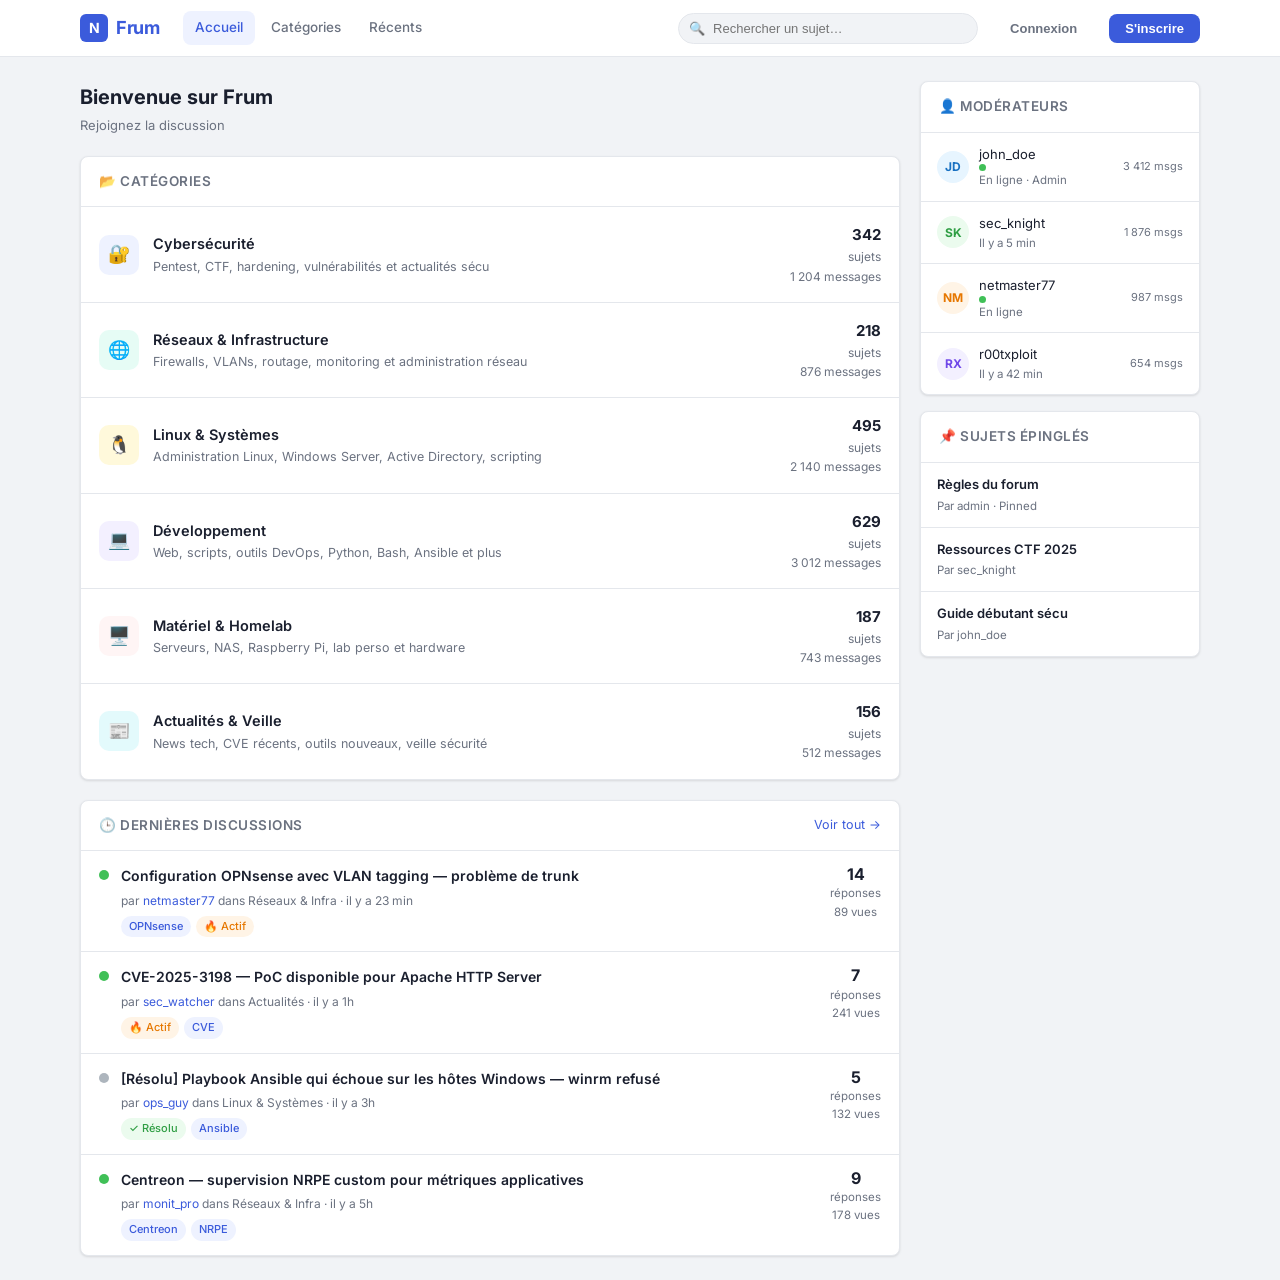
<file: src/index.html>
<!DOCTYPE html>
<html lang="fr">
<head>
    <meta charset="UTF-8" />
    <meta name="viewport" content="width=device-width, initial-scale=1.0"/>
    <title>Frum</title>
    <link rel="preconnect" href="https://fonts.googleapis.com">
    <link href="https://fonts.googleapis.com/css2?family=Inter:wght@400;500;600;700&display=swap" rel="stylesheet">
    <link rel="stylesheet" href="./css/style.css" />
</head>
<body>

<!-- NAVBAR -->
<nav class="navbar">
    <div class="navbar-inner">
        <a class="logo" href="#" onclick="goHome()">
            <div class="logo-icon">N</div>
            Frum
        </a>
        <div class="nav-links">
            <span class="nav-link active" id="nav-home" onclick="goHome()">Accueil</span>
            <span class="nav-link" onclick="goHome()">Catégories</span>
            <span class="nav-link" onclick="goHome()">Récents</span>
        </div>
        <div class="search-wrap">
            <span class="search-icon">🔍</span>
            <input type="text" placeholder="Rechercher un sujet…" />
        </div>
        <button class="btn btn-ghost">Connexion</button>
        <button class="btn btn-primary">S'inscrire</button>
    </div>
</nav>

<!-- ══════════════════════ PAGE HOME ══════════════════════ -->
<div id="page-home" class="page active">
    <div class="container">
        <div class="layout">
            <div>
                <!-- CATEGORIES -->
                <div class="page-header">
                    <h1>Bienvenue sur Frum</h1>
                    <p>Rejoignez la discussion</p>
                </div>

                <div class="card" style="margin-bottom:20px">
                    <div class="card-header">
                        <h2>📂 Catégories</h2>
                    </div>
                    <div class="category-item" data-category-id="1" onclick="goCategory('Cybersécurité', '🔐', '#3b5bdb')">
                        <div class="cat-icon" style="background:#eef2ff">🔐</div>
                        <div class="cat-info">
                            <div class="cat-name">Cybersécurité</div>
                            <div class="cat-desc">Pentest, CTF, hardening, vulnérabilités et actualités sécu</div>
                        </div>
                        <div class="cat-stats"><strong>342</strong> sujets<br>1 204 messages</div>
                    </div>
                    <div class="category-item" data-category-id="2" onclick="goCategory('Réseaux & Infra', '🌐', '#0ca678')">
                        <div class="cat-icon" style="background:#e6fcf5">🌐</div>
                        <div class="cat-info">
                            <div class="cat-name">Réseaux & Infrastructure</div>
                            <div class="cat-desc">Firewalls, VLANs, routage, monitoring et administration réseau</div>
                        </div>
                        <div class="cat-stats"><strong>218</strong> sujets<br>876 messages</div>
                    </div>
                    <div class="category-item" onclick="goCategory('Linux & Systèmes', '🐧', '#e67700')">
                        <div class="cat-icon" style="background:#fff9db">🐧</div>
                        <div class="cat-info">
                            <div class="cat-name">Linux & Systèmes</div>
                            <div class="cat-desc">Administration Linux, Windows Server, Active Directory, scripting</div>
                        </div>
                        <div class="cat-stats"><strong>495</strong> sujets<br>2 140 messages</div>
                    </div>
                    <div class="category-item" onclick="goCategory('Développement', '💻', '#7048e8')">
                        <div class="cat-icon" style="background:#f3f0ff">💻</div>
                        <div class="cat-info">
                            <div class="cat-name">Développement</div>
                            <div class="cat-desc">Web, scripts, outils DevOps, Python, Bash, Ansible et plus</div>
                        </div>
                        <div class="cat-stats"><strong>629</strong> sujets<br>3 012 messages</div>
                    </div>
                    <div class="category-item" onclick="goCategory('Matériel', '🖥️', '#c92a2a')">
                        <div class="cat-icon" style="background:#fff5f5">🖥️</div>
                        <div class="cat-info">
                            <div class="cat-name">Matériel & Homelab</div>
                            <div class="cat-desc">Serveurs, NAS, Raspberry Pi, lab perso et hardware</div>
                        </div>
                        <div class="cat-stats"><strong>187</strong> sujets<br>743 messages</div>
                    </div>
                    <div class="category-item" onclick="goCategory('Actualités', '📰', '#1098ad')">
                        <div class="cat-icon" style="background:#e3fafc">📰</div>
                        <div class="cat-info">
                            <div class="cat-name">Actualités & Veille</div>
                            <div class="cat-desc">News tech, CVE récents, outils nouveaux, veille sécurité</div>
                        </div>
                        <div class="cat-stats"><strong>156</strong> sujets<br>512 messages</div>
                    </div>
                </div>

                <!-- RECENT THREADS -->
                <div class="card">
                    <div class="card-header">
                        <h2>🕒 Dernières discussions</h2>
                        <a style="font-size:12.5px;color:var(--primary);cursor:pointer">Voir tout →</a>
                    </div>
                    <div class="thread-item" onclick="goThread()">
                        <div class="thread-status" style="background:#40c057"></div>
                        <div class="thread-body">
                            <div class="thread-title">Configuration OPNsense avec VLAN tagging — problème de trunk</div>
                            <div class="thread-meta">par <a>netmaster77</a> dans Réseaux & Infra · il y a 23 min</div>
                            <div class="thread-tags"><span class="tag">OPNsense</span><span class="tag hot">🔥 Actif</span></div>
                        </div>
                        <div class="thread-counts"><strong>14</strong>réponses<br>89 vues</div>
                    </div>
                    <div class="thread-item" onclick="goThread()">
                        <div class="thread-status" style="background:#40c057"></div>
                        <div class="thread-body">
                            <div class="thread-title">CVE-2025-3198 — PoC disponible pour Apache HTTP Server</div>
                            <div class="thread-meta">par <a>sec_watcher</a> dans Actualités · il y a 1h</div>
                            <div class="thread-tags"><span class="tag hot">🔥 Actif</span><span class="tag">CVE</span></div>
                        </div>
                        <div class="thread-counts"><strong>7</strong>réponses<br>241 vues</div>
                    </div>
                    <div class="thread-item" onclick="goThread()">
                        <div class="thread-status" style="background:#adb5bd"></div>
                        <div class="thread-body">
                            <div class="thread-title">[Résolu] Playbook Ansible qui échoue sur les hôtes Windows — winrm refusé</div>
                            <div class="thread-meta">par <a>ops_guy</a> dans Linux & Systèmes · il y a 3h</div>
                            <div class="thread-tags"><span class="tag resolved">✓ Résolu</span><span class="tag">Ansible</span></div>
                        </div>
                        <div class="thread-counts"><strong>5</strong>réponses<br>132 vues</div>
                    </div>
                    <div class="thread-item" onclick="goThread()">
                        <div class="thread-status" style="background:#40c057"></div>
                        <div class="thread-body">
                            <div class="thread-title">Centreon — supervision NRPE custom pour métriques applicatives</div>
                            <div class="thread-meta">par <a>monit_pro</a> dans Réseaux & Infra · il y a 5h</div>
                            <div class="thread-tags"><span class="tag">Centreon</span><span class="tag">NRPE</span></div>
                        </div>
                        <div class="thread-counts"><strong>9</strong>réponses<br>178 vues</div>
                    </div>
                </div>
            </div>

            <!-- SIDEBAR -->
            <div>

                <div class="card sidebar-card">
                    <div class="card-header"><h2>👤 Modérateurs</h2></div>
                    <div class="sidebar-item">
                        <div class="avatar" style="background:#e7f5ff;color:#1971c2">JD</div>
                        <div class="info">john_doe<span><span class="online"></span>En ligne · Admin</span></div>
                        <span style="font-size:11px;color:var(--muted)">3 412 msgs</span>
                    </div>
                    <div class="sidebar-item">
                        <div class="avatar" style="background:#ebfbee;color:#2f9e44">SK</div>
                        <div class="info">sec_knight<span>Il y a 5 min</span></div>
                        <span style="font-size:11px;color:var(--muted)">1 876 msgs</span>
                    </div>
                    <div class="sidebar-item">
                        <div class="avatar" style="background:#fff4e6;color:#e67700">NM</div>
                        <div class="info">netmaster77<span><span class="online"></span>En ligne</span></div>
                        <span style="font-size:11px;color:var(--muted)">987 msgs</span>
                    </div>
                    <div class="sidebar-item">
                        <div class="avatar" style="background:#f3f0ff;color:#7048e8">RX</div>
                        <div class="info">r00txploit<span>Il y a 42 min</span></div>
                        <span style="font-size:11px;color:var(--muted)">654 msgs</span>
                    </div>
                </div>

                <div class="card sidebar-card">
                    <div class="card-header"><h2>📌 Sujets épinglés</h2></div>
                    <div class="sidebar-item" onclick="goThread()" style="cursor:pointer">
                        <div>
                            <div style="font-size:13px;font-weight:600">Règles du forum</div>
                            <span style="font-size:11.5px;color:var(--muted)">Par admin · Pinned</span>
                        </div>
                    </div>
                    <div class="sidebar-item" onclick="goThread()" style="cursor:pointer">
                        <div>
                            <div style="font-size:13px;font-weight:600">Ressources CTF 2025</div>
                            <span style="font-size:11.5px;color:var(--muted)">Par sec_knight</span>
                        </div>
                    </div>
                    <div class="sidebar-item" onclick="goThread()" style="cursor:pointer">
                        <div>
                            <div style="font-size:13px;font-weight:600">Guide débutant sécu</div>
                            <span style="font-size:11.5px;color:var(--muted)">Par john_doe</span>
                        </div>
                    </div>
                </div>
            </div>
        </div>
    </div>
</div>

<!-- ══════════════════════ PAGE CATEGORY ══════════════════════ -->
<div id="page-category" class="page">
    <div class="container">
        <div class="layout">
            <div>
                <div class="breadcrumb">
                    <a onclick="goHome()">Accueil</a>
                    <span>›</span>
                    <span id="cat-title-bc">Catégorie</span>
                </div>
                <div class="page-header" style="display:flex;justify-content:space-between;align-items:flex-start">
                    <div>
                        <h1 id="cat-title">Catégorie</h1>
                        <p>Parcourez et participez aux discussions</p>
                    </div>
                    <button class="btn btn-primary" onclick="goThread()">✏️ Nouveau sujet</button>
                </div>

                <div class="toolbar">
                    <div class="toolbar-left">
                        <button class="filter-btn active">Tous</button>
                        <button class="filter-btn">Actifs</button>
                        <button class="filter-btn">Non résolus</button>
                        <button class="filter-btn">Résolus</button>
                    </div>
                    <span style="font-size:12.5px;color:var(--muted)">218 sujets</span>
                </div>

                <div class="card">
                    <div class="thread-item" onclick="goThread()">
                        <div class="thread-status" style="background:#40c057"></div>
                        <div class="thread-body">
                            <div class="thread-title">Configuration OPNsense avec VLAN tagging — problème de trunk</div>
                            <div class="thread-meta">par <a>netmaster77</a> · 16 mars 2026, 11:03</div>
                            <div class="thread-tags"><span class="tag">OPNsense</span><span class="tag">VLAN</span><span class="tag hot">🔥 Actif</span></div>
                        </div>
                        <div class="thread-counts"><strong>14</strong>réponses<br>89 vues</div>
                    </div>
                    <div class="thread-item" onclick="goThread()">
                        <div class="thread-status" style="background:#40c057"></div>
                        <div class="thread-body">
                            <div class="thread-title">BGP filtering best practices — préfixes entrants</div>
                            <div class="thread-meta">par <a>bgp_nerd</a> · 15 mars 2026, 19:47</div>
                            <div class="thread-tags"><span class="tag">BGP</span><span class="tag">Routage</span></div>
                        </div>
                        <div class="thread-counts"><strong>3</strong>réponses<br>56 vues</div>
                    </div>
                    <div class="thread-item" onclick="goThread()">
                        <div class="thread-status" style="background:#adb5bd"></div>
                        <div class="thread-body">
                            <div class="thread-title">Centreon — supervision NRPE custom pour métriques applicatives</div>
                            <div class="thread-meta">par <a>monit_pro</a> · 15 mars 2026, 08:22</div>
                            <div class="thread-tags"><span class="tag resolved">✓ Résolu</span><span class="tag">Centreon</span></div>
                        </div>
                        <div class="thread-counts"><strong>9</strong>réponses<br>178 vues</div>
                    </div>
                    <div class="thread-item" onclick="goThread()">
                        <div class="thread-status" style="background:#adb5bd"></div>
                        <div class="thread-body">
                            <div class="thread-title">Mise en place d'un IDS Suricata en mode inline</div>
                            <div class="thread-meta">par <a>ids_fan</a> · 14 mars 2026, 14:11</div>
                            <div class="thread-tags"><span class="tag">Suricata</span><span class="tag">IDS</span></div>
                        </div>
                        <div class="thread-counts"><strong>6</strong>réponses<br>102 vues</div>
                    </div>
                    <div class="thread-item" onclick="goThread()">
                        <div class="thread-status" style="background:#40c057"></div>
                        <div class="thread-body">
                            <div class="thread-title">Problème MTU sur tunnel WireGuard entre deux sites</div>
                            <div class="thread-meta">par <a>wg_user</a> · 13 mars 2026, 21:55</div>
                            <div class="thread-tags"><span class="tag">WireGuard</span><span class="tag">VPN</span><span class="tag hot">🔥 Actif</span></div>
                        </div>
                        <div class="thread-counts"><strong>11</strong>réponses<br>203 vues</div>
                    </div>
                    <div class="thread-item" onclick="goThread()">
                        <div class="thread-status" style="background:#adb5bd"></div>
                        <div class="thread-body">
                            <div class="thread-title">Span port Cisco — capture Wireshark en production</div>
                            <div class="thread-meta">par <a>packet_head</a> · 12 mars 2026, 09:30</div>
                            <div class="thread-tags"><span class="tag">Cisco</span><span class="tag">Wireshark</span></div>
                        </div>
                        <div class="thread-counts"><strong>2</strong>réponses<br>47 vues</div>
                    </div>
                </div>
                <div class="pagination">
                    <button class="page-btn">‹</button>
                    <button class="page-btn active">1</button>
                    <button class="page-btn">2</button>
                    <button class="page-btn">3</button>
                    <button class="page-btn">…</button>
                    <button class="page-btn">12</button>
                    <button class="page-btn">›</button>
                </div>
            </div>

            <!-- sidebar -->
            <div>
                <div class="card sidebar-card">
                    <div class="card-header"><h2>📊 Cette catégorie</h2></div>
                    <div class="stat-grid">
                        <div class="stat-cell"><div class="val">218</div><div class="lbl">Sujets</div></div>
                        <div class="stat-cell"><div class="val">876</div><div class="lbl">Messages</div></div>
                    </div>
                </div>
                <div class="card sidebar-card">
                    <div class="card-header"><h2>🏷️ Tags populaires</h2></div>
                    <div style="padding:12px 16px;display:flex;flex-wrap:wrap;gap:6px">
                        <span class="tag">OPNsense</span><span class="tag">VLAN</span>
                        <span class="tag">WireGuard</span><span class="tag">Centreon</span>
                        <span class="tag">BGP</span><span class="tag">Cisco</span>
                        <span class="tag">Suricata</span><span class="tag">VPN</span>
                        <span class="tag">NRPE</span><span class="tag">IDS</span>
                    </div>
                </div>
            </div>
        </div>
    </div>
</div>

<!-- ══════════════════════ PAGE THREAD ══════════════════════ -->
<div id="page-thread" class="page">
    <div class="container">
        <div class="layout">
            <div>
                <div class="breadcrumb">
                    <a onclick="goHome()">Accueil</a>
                    <span>›</span>
                    <a onclick="goCategory('Réseaux & Infra', '🌐', '#0ca678')">Réseaux & Infra</a>
                    <span>›</span>
                    <span>Configuration OPNsense avec VLAN tagging</span>
                </div>
                <div class="page-header" style="display:flex;justify-content:space-between;align-items:flex-start">
                    <div>
                        <h1 style="font-size:17px">Configuration OPNsense avec VLAN tagging — problème de trunk</h1>
                        <p>par <strong>netmaster77</strong> · 16 mars 2026 · <span class="tag">OPNsense</span> <span class="tag hot">🔥 Actif</span></p>
                    </div>
                </div>

                <div class="card" style="margin-bottom:16px">
                    <!-- POST 1 -->
                    <div class="post-item">
                        <div class="post-author">
                            <div class="avatar" style="background:#fff4e6;color:#e67700;width:48px;height:48px;font-size:16px;margin:0 auto">NM</div>
                            <div class="name">netmaster77</div>
                            <div class="role role-member">Membre</div>
                            <div style="font-size:11px;color:var(--muted);margin-top:4px">42 msgs</div>
                        </div>
                        <div class="post-content">
                            <div class="post-header-line">
                                <span class="post-date">16 mars 2026 · 11:03</span>
                                <span class="post-num">#1</span>
                            </div>
                            <div class="post-text">
                                <p>Bonjour à tous, je me bats depuis hier soir avec OPNsense pour faire du VLAN tagging sur une interface trunk. Mon setup : OPNsense 24.7, switch HP Aruba, interface em1 en mode trunk avec les VLANs 10, 20, 30.</p>
                                <p>Le problème : le trafic VLAN 10 (LAN principal) passe bien, mais les VLANs 20 et 30 ne voient pas le gateway. J'ai bien créé les interfaces VLAN dans OPNsense, assigné les IPs, activé DHCP sur chacune. Mais depuis un host sur VLAN 20, impossible de pinger le gateway OPNsense.</p>
                                <p>Est-ce que quelqu'un a déjà eu ce problème ? J'ai l'impression que c'est lié au port du switch qui n'accepte pas les tags, mais la config Aruba me semble correcte.</p>
                            </div>
                            <div class="post-actions">
                                <button class="post-action-btn">👍 4</button>
                                <button class="post-action-btn">↩ Citer</button>
                                <button class="post-action-btn">⚑ Signaler</button>
                            </div>
                        </div>
                    </div>

                    <!-- POST 2 -->
                    <div class="post-item">
                        <div class="post-author">
                            <div class="avatar" style="background:#e7f5ff;color:#1971c2;width:48px;height:48px;font-size:16px;margin:0 auto">JD</div>
                            <div class="name">john_doe</div>
                            <div class="role role-admin">Admin</div>
                            <div style="font-size:11px;color:var(--muted);margin-top:4px">3 412 msgs</div>
                        </div>
                        <div class="post-content">
                            <div class="post-header-line">
                                <span class="post-date">16 mars 2026 · 11:28</span>
                                <span class="post-num">#2</span>
                            </div>
                            <div class="post-text">
                                <p>Salut ! Quelques vérifications à faire côté OPNsense : est-ce que tu as bien <strong>activé les interfaces VLAN</strong> après les avoir créées ? Il faut aller dans Interfaces → Assignments puis activer chacune.</p>
                                <p>Aussi, sur Aruba, vérifie que le port trunk a bien les VLANs 20 et 30 en mode "tagged" et non "untagged". La commande <code style="background:#f1f3f6;padding:1px 5px;border-radius:3px;font-size:12.5px">show vlan port [PORT] detail</code> te donnera l'état exact.</p>
                            </div>
                            <div class="post-actions">
                                <button class="post-action-btn">👍 6</button>
                                <button class="post-action-btn">↩ Citer</button>
                                <button class="post-action-btn">⚑ Signaler</button>
                            </div>
                        </div>
                    </div>

                    <!-- POST 3 -->
                    <div class="post-item">
                        <div class="post-author">
                            <div class="avatar" style="background:#ebfbee;color:#2f9e44;width:48px;height:48px;font-size:16px;margin:0 auto">SK</div>
                            <div class="name">sec_knight</div>
                            <div class="role role-mod">Modérateur</div>
                            <div style="font-size:11px;color:var(--muted);margin-top:4px">1 876 msgs</div>
                        </div>
                        <div class="post-content">
                            <div class="post-header-line">
                                <span class="post-date">16 mars 2026 · 11:45</span>
                                <span class="post-num">#3</span>
                            </div>
                            <div class="post-text">
                                <p>En complément de john_doe, n'oublie pas de vérifier les règles firewall dans OPNsense. Par défaut, les nouvelles interfaces n'ont <strong>aucune règle</strong> donc tout est bloqué — même le ping vers le gateway. Il faut au minimum créer une règle "allow any" sur les interfaces VLAN 20 et 30 pour débuter les tests.</p>
                            </div>
                            <div class="post-actions">
                                <button class="post-action-btn">👍 9</button>
                                <button class="post-action-btn">↩ Citer</button>
                                <button class="post-action-btn">⚑ Signaler</button>
                            </div>
                        </div>
                    </div>
                </div>

                <!-- REPLY BOX -->
                <div class="card">
                    <div class="reply-box">
                        <h3>✏️ Répondre à ce sujet</h3>
                        <textarea placeholder="Écrivez votre réponse… Markdown supporté."></textarea>
                        <div class="reply-actions">
                            <button class="btn btn-ghost">Aperçu</button>
                            <button class="btn btn-primary">Publier la réponse</button>
                        </div>
                    </div>
                </div>
            </div>

            <!-- sidebar -->
            <div>
                <div class="card sidebar-card">
                    <div class="card-header"><h2>ℹ️ Infos du sujet</h2></div>
                    <div style="padding:14px 16px;font-size:13px;display:flex;flex-direction:column;gap:8px">
                        <div style="display:flex;justify-content:space-between"><span style="color:var(--muted)">Statut</span><span style="color:#40c057;font-weight:600">● Ouvert</span></div>
                        <div style="display:flex;justify-content:space-between"><span style="color:var(--muted)">Réponses</span><strong>14</strong></div>
                        <div style="display:flex;justify-content:space-between"><span style="color:var(--muted)">Vues</span><strong>89</strong></div>
                        <div style="display:flex;justify-content:space-between"><span style="color:var(--muted)">Participants</span><strong>6</strong></div>
                        <div style="display:flex;justify-content:space-between"><span style="color:var(--muted)">Créé</span><strong>16 mars 2026</strong></div>
                    </div>
                </div>
                <div class="card sidebar-card">
                    <div class="card-header"><h2>🔗 Sujets similaires</h2></div>
                    <div class="sidebar-item" onclick="goThread()" style="cursor:pointer">
                        <div><div style="font-size:13px;font-weight:600">VLAN inter-routing OPNsense</div><span style="font-size:11.5px;color:var(--muted)">8 réponses</span></div>
                    </div>
                    <div class="sidebar-item" onclick="goThread()" style="cursor:pointer">
                        <div><div style="font-size:13px;font-weight:600">Trunk 802.1Q sur Cisco</div><span style="font-size:11.5px;color:var(--muted)">5 réponses</span></div>
                    </div>
                    <div class="sidebar-item" onclick="goThread()" style="cursor:pointer">
                        <div><div style="font-size:13px;font-weight:600">Firewall rules best practices</div><span style="font-size:11.5px;color:var(--muted)">12 réponses</span></div>
                    </div>
                </div>
            </div>
        </div>
    </div>
</div>

<script>
    function showPage(id) {
        document.querySelectorAll('.page').forEach(p => p.classList.remove('active'));
        document.getElementById(id).classList.add('active');
        window.scrollTo(0, 0);
    }
    function goHome() { showPage('page-home'); }
    function goCategory(name, icon, color) {
        document.getElementById('cat-title').textContent = (icon || '') + ' ' + (name || 'Catégorie');
        document.getElementById('cat-title-bc').textContent = name || 'Catégorie';
        showPage('page-category');
    }
    function goThread() { showPage('page-thread'); }

    document.querySelectorAll('.filter-btn').forEach(btn => {
        btn.addEventListener('click', function() {
            this.closest('.toolbar').querySelectorAll('.filter-btn').forEach(b => b.classList.remove('active'));
            this.classList.add('active');
        });
    });
</script>
</body>
</html>
</file>
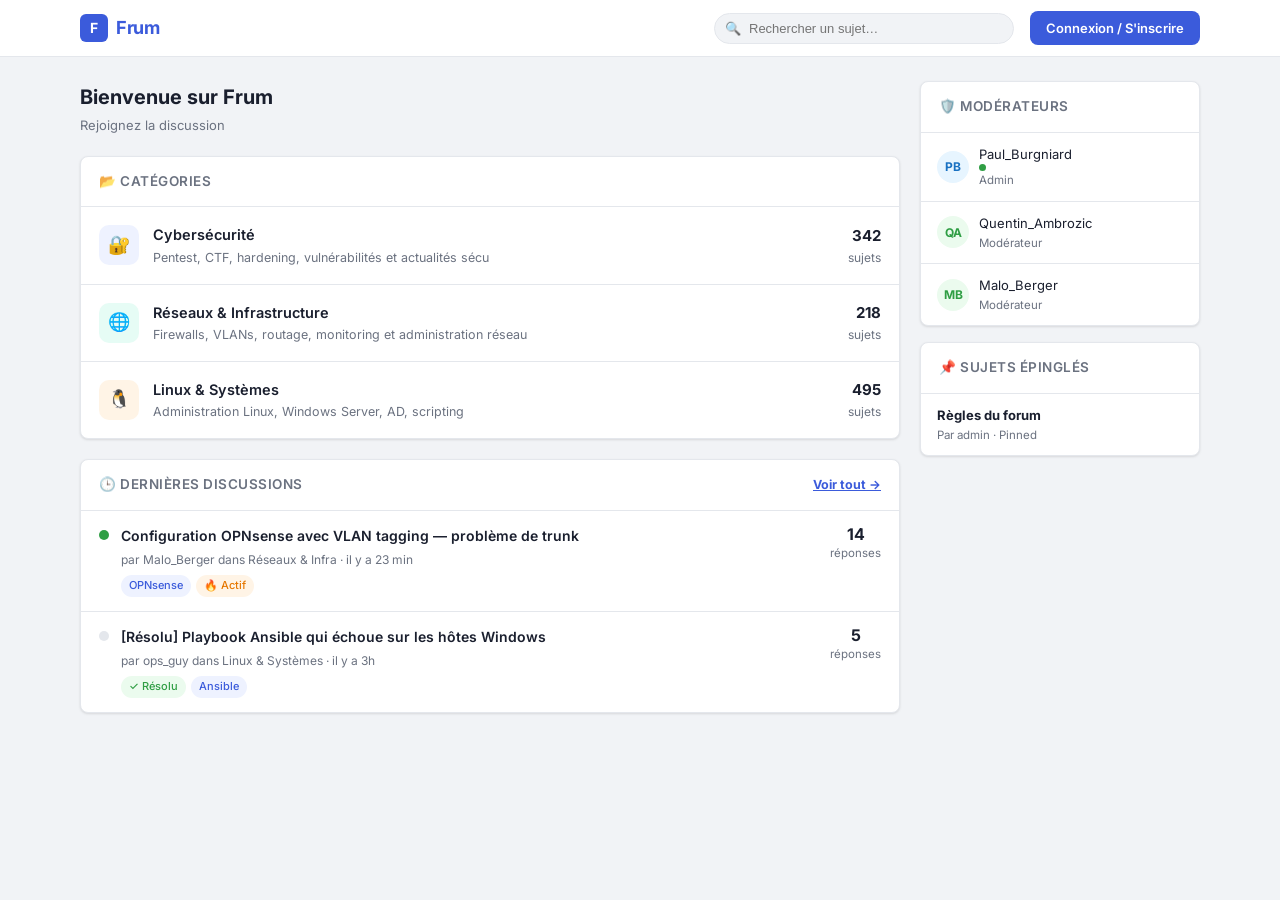
<file: front/src/index.html>
<!doctype html>
<html lang="fr">
  <head>
    <meta charset="UTF-8" />
    <meta name="viewport" content="width=device-width, initial-scale=1.0" />
    <title>Accueil - Frum</title>
    <link
      href="https://fonts.googleapis.com/css2?family=Inter:wght@400;500;600;700&display=swap"
      rel="stylesheet"
    />
    <link rel="stylesheet" href="./css/style.css" />
  </head>

  <body>
    <nav class="navbar">
      <div class="navbar-inner">
        <a class="logo" href="index.html">
          <div class="logo-icon">F</div>
          Frum
        </a>
        <div class="search-wrap">
          <label for="search-input" class="sr-only">Rechercher un sujet</label>
          <span class="search-icon">🔍</span>
          <input
            id="search-input"
            type="text"
            placeholder="Rechercher un sujet…"
          />
        </div>
        <script src="./session.js"></script>
        <a id="auth-button" href="login.html" class="btn btn-primary"
          >Connexion / S'inscrire</a
        >
      </div>
    </nav>

    <div class="container layout">
      <div>
        <div class="page-header">
          <h1>Bienvenue sur Frum</h1>
          <p>Rejoignez la discussion</p>
        </div>

        <div class="card mb-5" id="categories-list">
          <div class="card-header">
            <h2>📂 Catégories</h2>
          </div>
          <a
            href="category.html?id=1"
            class="category-item"
            data-category-id="1"
          >
            <div class="cat-icon bg-sec">🔐</div>
            <div class="cat-info">
              <div class="cat-name">Cybersécurité</div>
              <div class="cat-desc">
                Pentest, CTF, hardening, vulnérabilités et actualités sécu
              </div>
            </div>
            <div class="cat-stats"><strong>342</strong> sujets</div>
          </a>
          <a
            href="category.html?id=2"
            class="category-item"
            data-category-id="2"
          >
            <div class="cat-icon bg-net">🌐</div>
            <div class="cat-info">
              <div class="cat-name">Réseaux & Infrastructure</div>
              <div class="cat-desc">
                Firewalls, VLANs, routage, monitoring et administration réseau
              </div>
            </div>
            <div class="cat-stats"><strong>218</strong> sujets</div>
          </a>
          <a
            href="category.html?id=3"
            class="category-item"
            data-category-id="3"
          >
            <div class="cat-icon bg-sys">🐧</div>
            <div class="cat-info">
              <div class="cat-name">Linux & Systèmes</div>
              <div class="cat-desc">
                Administration Linux, Windows Server, AD, scripting
              </div>
            </div>
            <div class="cat-stats"><strong>495</strong> sujets</div>
          </a>
        </div>

        <div class="card" id="recent-threads-list">
          <div class="card-header">
            <h2>🕒 Dernières discussions</h2>
            <a
              href="category.html?id=all"
              class="text-sm font-bold"
              style="color: var(--primary)"
              >Voir tout →</a
            >
          </div>
          <a href="thread.html?id=101" class="thread-item" data-thread-id="101">
            <div class="thread-status open"></div>
            <div class="thread-body">
              <div class="thread-title">
                Configuration OPNsense avec VLAN tagging — problème de trunk
              </div>
              <div class="thread-meta">
                par Malo_Berger dans Réseaux & Infra · il y a 23 min
              </div>
              <div class="thread-tags">
                <span class="tag">OPNsense</span
                ><span class="tag hot">🔥 Actif</span>
              </div>
            </div>
            <div class="thread-counts"><strong>14</strong>réponses</div>
          </a>
          <a href="thread.html?id=102" class="thread-item" data-thread-id="102">
            <div class="thread-status"></div>
            <div class="thread-body">
              <div class="thread-title">
                [Résolu] Playbook Ansible qui échoue sur les hôtes Windows
              </div>
              <div class="thread-meta">
                par ops_guy dans Linux & Systèmes · il y a 3h
              </div>
              <div class="thread-tags">
                <span class="tag resolved">✓ Résolu</span
                ><span class="tag">Ansible</span>
              </div>
            </div>
            <div class="thread-counts"><strong>5</strong>réponses</div>
          </a>
        </div>
      </div>

      <div>
        <div class="card mb-4" id="moderators-list">
          <div class="card-header">
            <h2>🛡️ Modérateurs</h2>
          </div>
          <a href="#" class="sidebar-item">
            <div class="avatar av-admin">PB</div>
            <div class="info">
              Paul_Burgniard<span><span class="online"></span>Admin</span>
            </div>
          </a>
          <a href="#" class="sidebar-item">
            <div class="avatar av-mod">QA</div>
            <div class="info">Quentin_Ambrozic<span>Modérateur</span></div>
          </a>
          <a href="#" class="sidebar-item">
            <div class="avatar av-mod">MB</div>
            <div class="info">Malo_Berger<span>Modérateur</span></div>
          </a>
        </div>
        <div class="card mb-4">
          <div class="card-header">
            <h2>📌 Sujets épinglés</h2>
          </div>
          <a href="thread.html?id=1" class="sidebar-item">
            <div class="info">
              <div class="font-bold">Règles du forum</div>
              <span>Par admin · Pinned</span>
            </div>
          </a>
        </div>
      </div>
    </div>
  </body>
</html>
</file>
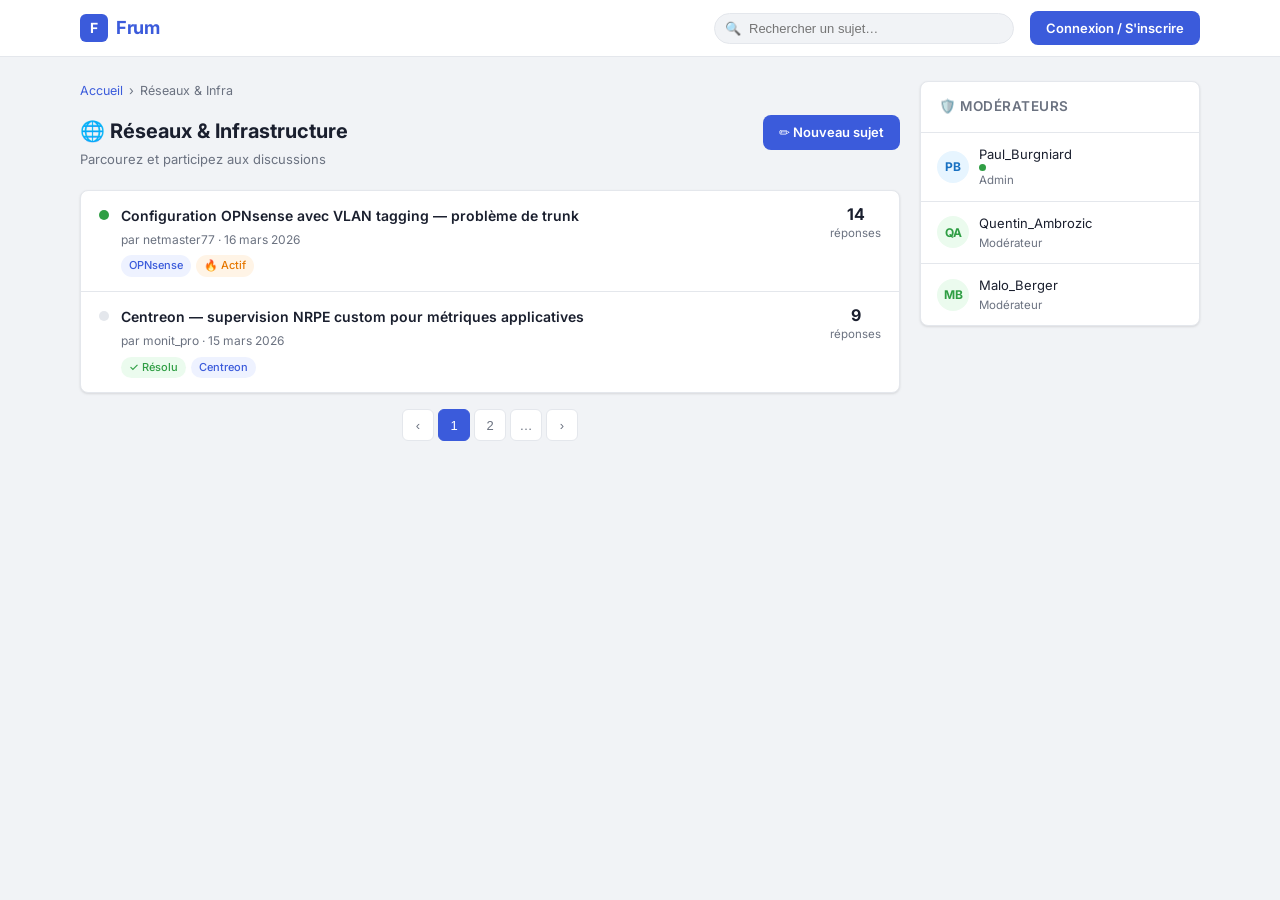
<file: front/src/category.html>
<!doctype html>
<html lang="fr">
  <head>
    <meta charset="UTF-8" />
    <meta name="viewport" content="width=device-width, initial-scale=1.0" />
    <title>Catégorie - Frum</title>
    <link
      href="https://fonts.googleapis.com/css2?family=Inter:wght@400;500;600;700&display=swap"
      rel="stylesheet"
    />
    <link rel="stylesheet" href="./css/style.css" />
  </head>

  <body>
    <nav class="navbar">
      <div class="navbar-inner">
        <a class="logo" href="index.html">
          <div class="logo-icon">F</div>
          Frum
        </a>
        <div class="search-wrap">
          <span class="search-icon">🔍</span>
          <input type="text" placeholder="Rechercher un sujet…" />
        </div>
        <script src="./session.js"></script>
        <a id="auth-button" href="login.html" class="btn btn-primary"
          >Connexion / S'inscrire</a
        >
      </div>
    </nav>

    <div class="container layout">
      <div>
        <div class="breadcrumb">
          <a href="index.html">Accueil</a> <span>›</span>
          <span id="cat-title-bc">Réseaux & Infra</span>
        </div>

        <div class="page-header flex-between">
          <div>
            <h1 id="cat-title">🌐 Réseaux & Infrastructure</h1>
            <p>Parcourez et participez aux discussions</p>
          </div>
          <a href="new-thread.html?category_id=2" class="btn btn-primary"
            >✏️ Nouveau sujet</a
          >
        </div>

        <div class="card" id="threads-list">
          <a
            href="thread.html?id=101"
            class="thread-item"
            data-thread-id="101"
            data-status="active"
          >
            <div class="thread-status open"></div>
            <div class="thread-body">
              <div class="thread-title">
                Configuration OPNsense avec VLAN tagging — problème de trunk
              </div>
              <div class="thread-meta">par netmaster77 · 16 mars 2026</div>
              <div class="thread-tags">
                <span class="tag">OPNsense</span
                ><span class="tag hot">🔥 Actif</span>
              </div>
            </div>
            <div class="thread-counts"><strong>14</strong>réponses</div>
          </a>
          <a
            href="thread.html?id=103"
            class="thread-item"
            data-thread-id="103"
            data-status="resolved"
          >
            <div class="thread-status"></div>
            <div class="thread-body">
              <div class="thread-title">
                Centreon — supervision NRPE custom pour métriques applicatives
              </div>
              <div class="thread-meta">par monit_pro · 15 mars 2026</div>
              <div class="thread-tags">
                <span class="tag resolved">✓ Résolu</span
                ><span class="tag">Centreon</span>
              </div>
            </div>
            <div class="thread-counts"><strong>9</strong>réponses</div>
          </a>
        </div>

        <div class="pagination">
          <button class="page-btn">‹</button>
          <button class="page-btn active">1</button>
          <button class="page-btn">2</button>
          <button class="page-btn">…</button>
          <button class="page-btn">›</button>
        </div>
      </div>

      <div>
        <div class="card mb-4" id="moderators-list">
          <div class="card-header">
            <h2>🛡️ Modérateurs</h2>
          </div>
          <a href="#" class="sidebar-item">
            <div class="avatar av-admin">PB</div>
            <div class="info">
              Paul_Burgniard<span><span class="online"></span>Admin</span>
            </div>
          </a>
          <a href="#" class="sidebar-item">
            <div class="avatar av-mod">QA</div>
            <div class="info">Quentin_Ambrozic<span>Modérateur</span></div>
          </a>
          <a href="#" class="sidebar-item">
            <div class="avatar av-mod">MB</div>
            <div class="info">Malo_Berger<span>Modérateur</span></div>
          </a>
        </div>
      </div>
    </div>
  </body>
</html>
</file>
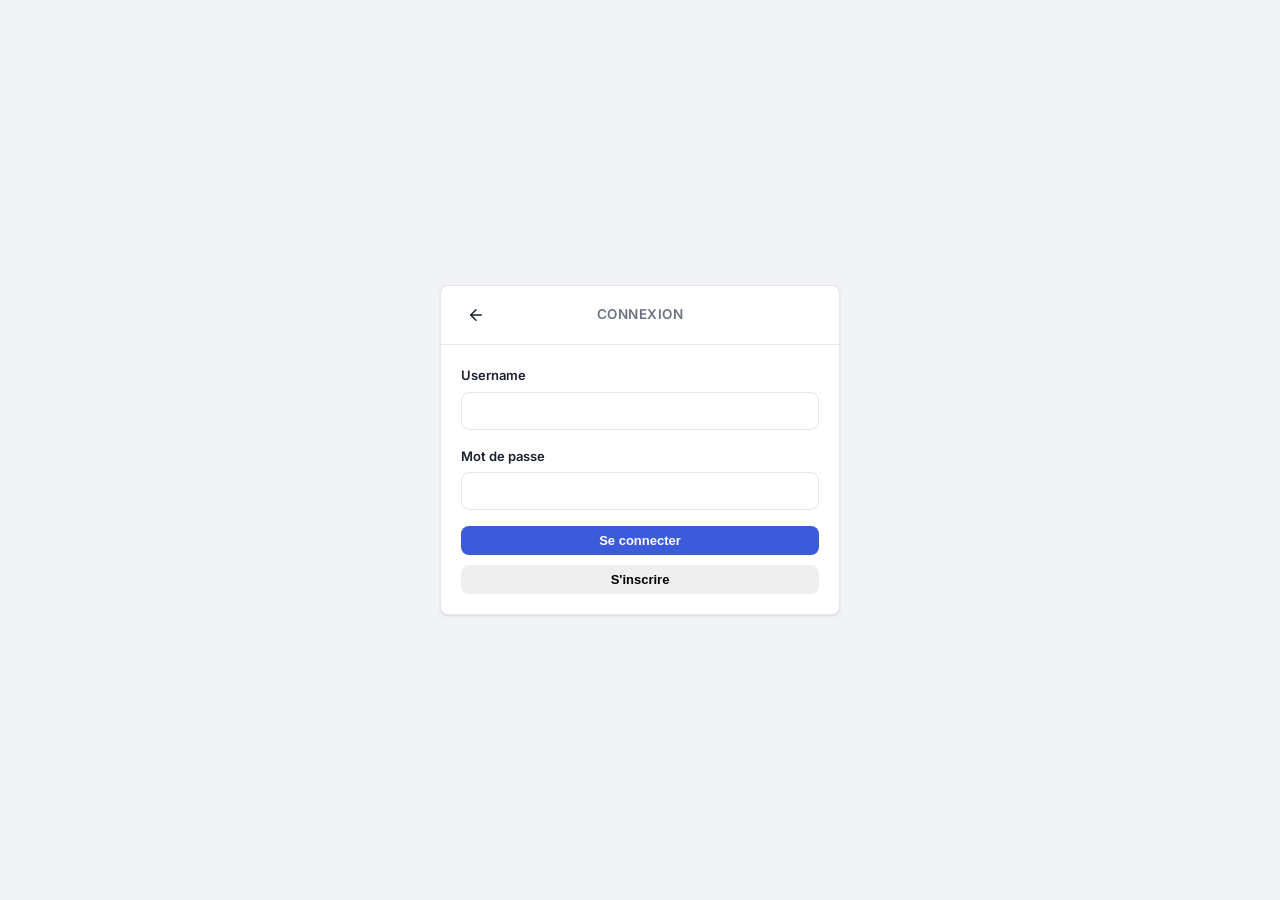
<file: front/src/login.html>
<!doctype html>
<html lang="fr">
  <head>
    <meta charset="UTF-8" />
    <title>Connexion - Frum</title>
    <link
      href="https://fonts.googleapis.com/css2?family=Inter:wght@400;500;600;700&display=swap"
      rel="stylesheet"
    />
    <link rel="stylesheet" href="./css/style.css" />
  </head>
  <body class="auth-body">
    <div class="card login-card">
      <div class="card-header login-header">
        <button
          type="button"
          class="btn-back"
          onclick="window.location.href = '/'"
          title="Retour à l'accueil"
        >
          <svg
            width="18"
            height="18"
            viewBox="0 0 24 24"
            fill="none"
            stroke="currentColor"
            stroke-width="2"
            stroke-linecap="round"
            stroke-linejoin="round"
          >
            <path d="M19 12H5" />
            <path d="M12 19l-7-7 7-7" />
          </svg>
        </button>

        <h2 class="login-title">Connexion</h2>
      </div>

      <div class="card-body">
        <form id="form-login">
          <div class="form-group">
            <label class="form-label" for="login-username">Username</label>
            <input
              type="text"
              id="login-username"
              name="username"
              class="form-control"
              required
            />
          </div>
          <div class="form-group">
            <label class="form-label" for="login-password">Mot de passe</label>
            <input
              type="password"
              id="login-password"
              name="password"
              class="form-control"
              required
            />
          </div>
          <button
            type="button"
            onclick="handleLogin()"
            class="btn btn-primary btn-block"
          >
            Se connecter
          </button>
          <button
            type="button"
            onclick="handleRegister()"
            class="btn btn-secondary btn-block btn-register"
          >
            S'inscrire
          </button>
        </form>
      </div>
    </div>

    <script>
      function handleLogin() {
        const usernameSaisi = document.getElementById("login-username").value;
        const passwordSaisi = document.getElementById("login-password").value;
        fetch("/api/login", {
          method: "POST",
          headers: { "Content-Type": "application/json" },
          body: JSON.stringify({
            username: usernameSaisi,
            password: passwordSaisi,
          }),
        })
          .then((r) => r.json())
          .then((d) => {
            if (d.error) alert("Erreur : " + d.error);
            else if (d.token) {
              document.cookie = "session_token=" + d.token + "; path=/;";
              window.location.href = "index.html";
            }
          })
          .catch(() => alert("Impossible de contacter le serveur."));
      }

      function handleRegister() {
        const usernameSaisi = document.getElementById("login-username").value;
        const passwordSaisi = document.getElementById("login-password").value;
        fetch("/api/register", {
          method: "POST",
          headers: { "Content-Type": "application/json" },
          body: JSON.stringify({
            username: usernameSaisi,
            password: passwordSaisi,
          }),
        })
          .then((r) => r.json())
          .then((d) => {
            if (d.error) alert("Erreur : " + d.error);
            else if (d.token) {
              document.cookie = "session_token=" + d.token + "; path=/;";
              window.location.href = "index.html";
            }
          })
          .catch(() => alert("Impossible de contacter le serveur."));
      }
    </script>
  </body>
</html>
</file>
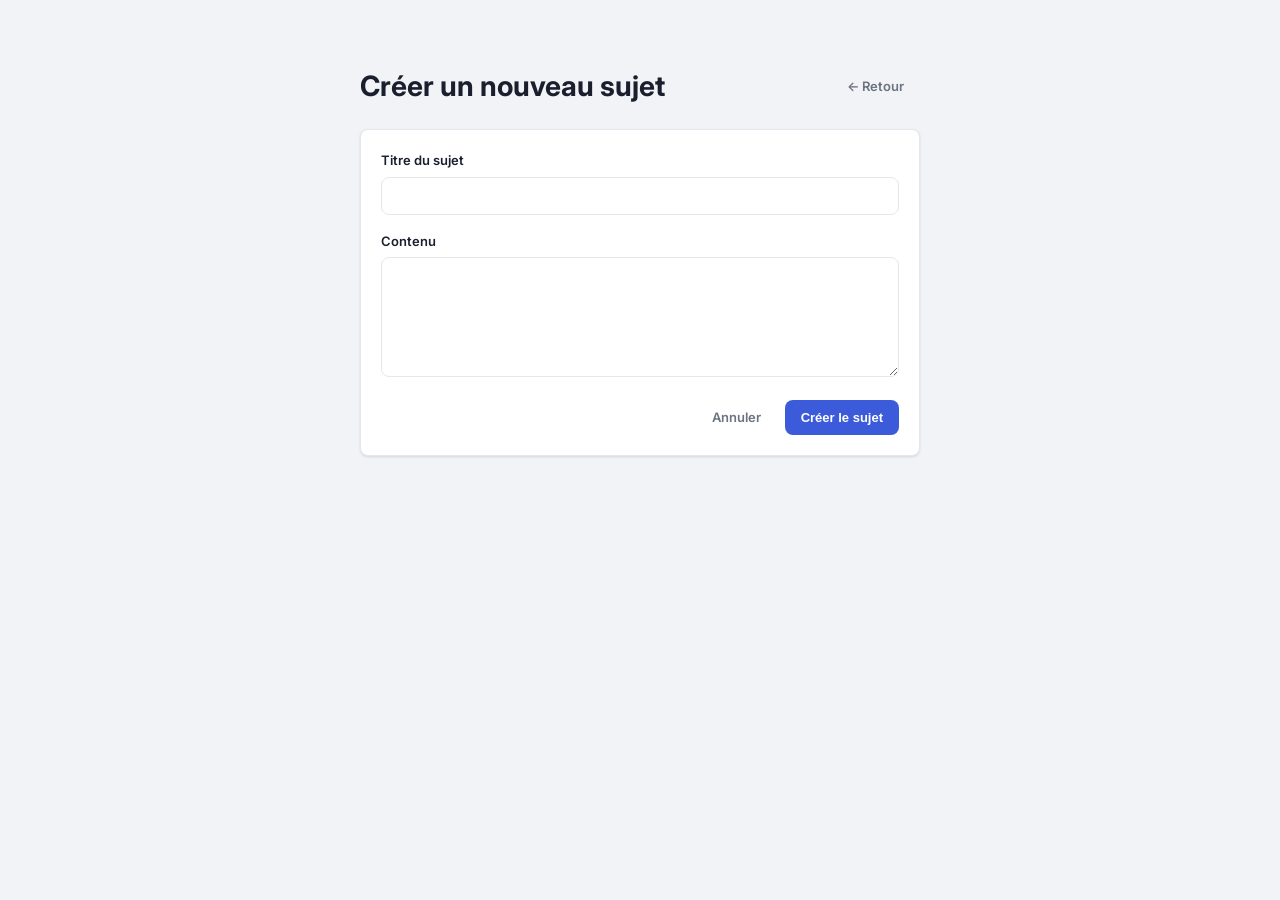
<file: front/src/new-thread.html>
<!doctype html>
<html lang="fr">
  <head>
    <meta charset="UTF-8" />
    <title>Nouveau sujet - Frum</title>
    <link
      href="https://fonts.googleapis.com/css2?family=Inter:wght@400;500;600;700&display=swap"
      rel="stylesheet"
    />
    <link rel="stylesheet" href="./css/style.css" />
  </head>
  <body>
    <div class="container" style="max-width: 600px; margin-top: 40px">
      <div class="mb-5 flex-between" style="align-items: center">
        <h1 style="margin: 0">Créer un nouveau sujet</h1>
        <a href="javascript:history.back()" class="btn btn-ghost">← Retour</a>
      </div>

      <div class="card">
        <div class="card-body">
          <form id="form-new-thread" action="category.html" method="GET">
            <input type="hidden" name="id" value="1" />

            <div class="form-group">
              <label class="form-label" for="thread-title"
                >Titre du sujet</label
              >
              <input
                type="text"
                id="thread-title"
                name="title"
                class="form-control"
                required
              />
            </div>

            <div class="form-group">
              <label class="form-label" for="thread-content">Contenu</label>
              <textarea
                id="thread-content"
                name="content"
                class="form-control"
                required
              ></textarea>
            </div>

            <div style="display: flex; justify-content: flex-end; gap: 8px">
              <a href="javascript:history.back()" class="btn btn-ghost"
                >Annuler</a
              >
              <button type="submit" class="btn btn-primary">
                Créer le sujet
              </button>
            </div>
          </form>
        </div>
      </div>
    </div>
  </body>
</html>
</file>
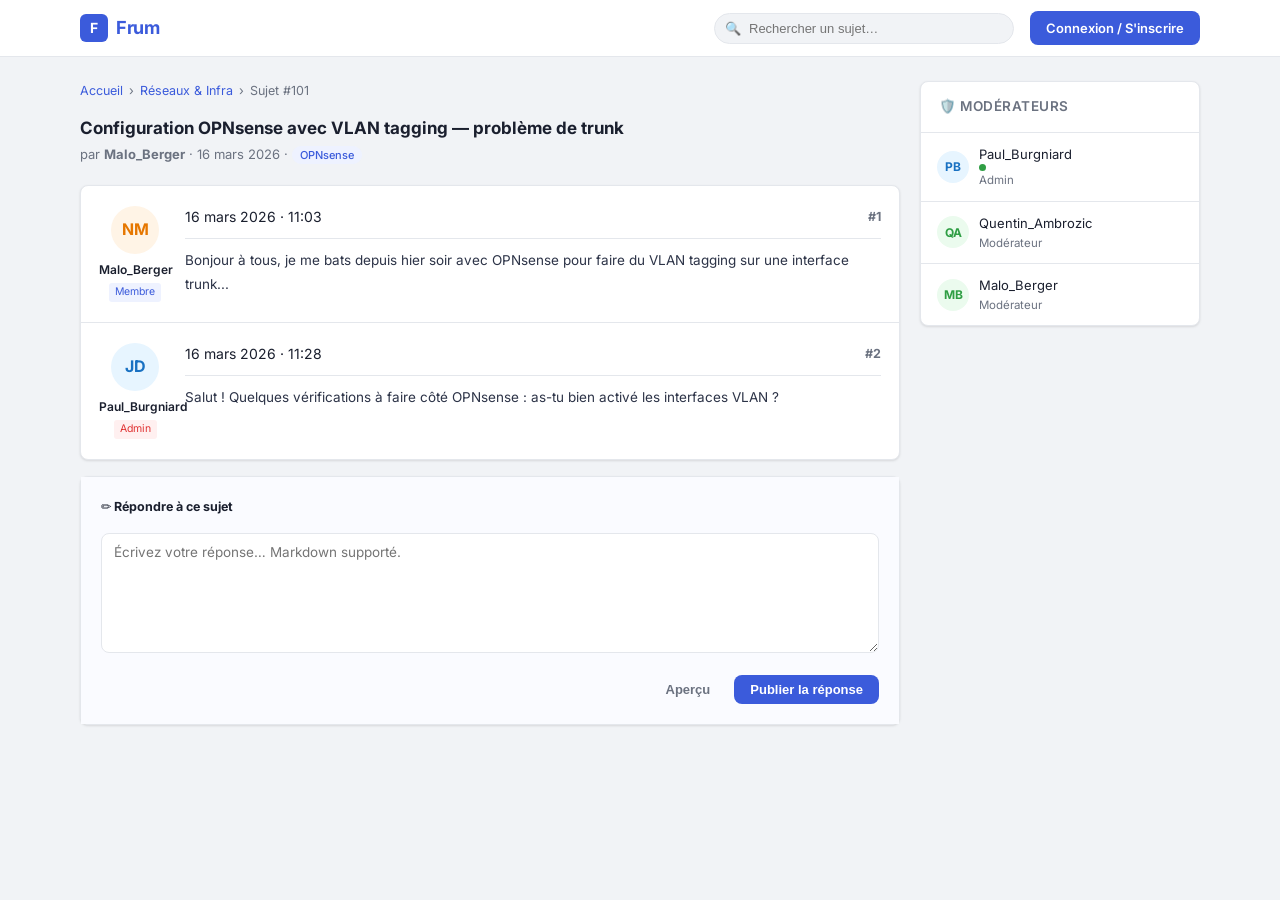
<file: front/src/thread.html>
<!doctype html>
<html lang="fr">
  <head>
    <meta charset="UTF-8" />
    <meta name="viewport" content="width=device-width, initial-scale=1.0" />
    <title>Sujet - Frum</title>
    <link
      href="https://fonts.googleapis.com/css2?family=Inter:wght@400;500;600;700&display=swap"
      rel="stylesheet"
    />
    <link rel="stylesheet" href="./css/style.css" />
  </head>
  <body>
    <nav class="navbar">
      <div class="navbar-inner">
        <a class="logo" href="index.html">
          <div class="logo-icon">F</div>
          Frum</a
        >
        <div class="search-wrap">
          <span class="search-icon">🔍</span>
          <input type="text" placeholder="Rechercher un sujet…" />
        </div>
        <script src="./session.js"></script>
        <a id="auth-button" href="login.html" class="btn btn-primary"
          >Connexion / S'inscrire</a
        >
      </div>
    </nav>

    <div class="container layout">
      <div>
        <div class="breadcrumb">
          <a href="index.html">Accueil</a> <span>›</span>
          <a href="category.html?id=2">Réseaux & Infra</a> <span>›</span>
          <span>Sujet #101</span>
        </div>

        <div class="page-header">
          <h1 style="font-size: 17px">
            Configuration OPNsense avec VLAN tagging — problème de trunk
          </h1>
          <p>
            par <strong class="text-text">Malo_Berger</strong> · 16 mars 2026 ·
            <span class="tag">OPNsense</span>
          </p>
        </div>

        <div class="card mb-4" id="posts-list">
          <div class="post-item" data-post-id="1">
            <div class="post-author">
              <div class="avatar avatar-lg bg-sys">NM</div>
              <div class="name">Malo_Berger</div>
              <div class="role role-member">Membre</div>
            </div>
            <div class="post-content">
              <div class="post-header-line">
                <span class="post-date">16 mars 2026 · 11:03</span>
                <span class="text-sm font-bold text-muted">#1</span>
              </div>
              <div class="post-text">
                <p>
                  Bonjour à tous, je me bats depuis hier soir avec OPNsense pour
                  faire du VLAN tagging sur une interface trunk...
                </p>
              </div>
            </div>
          </div>

          <div class="post-item" data-post-id="2">
            <div class="post-author">
              <div class="avatar avatar-lg av-admin">JD</div>
              <div class="name">Paul_Burgniard</div>
              <div class="role role-admin">Admin</div>
            </div>
            <div class="post-content">
              <div class="post-header-line">
                <span class="post-date">16 mars 2026 · 11:28</span>
                <span class="text-sm font-bold text-muted">#2</span>
              </div>
              <div class="post-text">
                <p>
                  Salut ! Quelques vérifications à faire côté OPNsense : as-tu
                  bien activé les interfaces VLAN ?
                </p>
              </div>
            </div>
          </div>
        </div>

        <div class="card">
          <div class="card-body" style="background: #fafbff">
            <h3 class="font-bold text-sm mb-4">✏️ Répondre à ce sujet</h3>
            <form id="form-reply">
              <div class="form-group">
                <textarea
                  id="reply-content"
                  name="reply_content"
                  class="form-control"
                  placeholder="Écrivez votre réponse… Markdown supporté."
                  required
                ></textarea>
              </div>
              <div style="display: flex; justify-content: flex-end; gap: 8px">
                <button type="button" class="btn btn-ghost">Aperçu</button>
                <button type="submit" class="btn btn-primary">
                  Publier la réponse
                </button>
              </div>
            </form>
          </div>
        </div>
      </div>

      <div>
        <div class="card mb-4" id="moderators-list">
          <div class="card-header"><h2>🛡️ Modérateurs</h2></div>
          <a href="#" class="sidebar-item">
            <div class="avatar av-admin">PB</div>
            <div class="info">
              Paul_Burgniard<span><span class="online"></span>Admin</span>
            </div>
          </a>
          <a href="#" class="sidebar-item">
            <div class="avatar av-mod">QA</div>
            <div class="info">Quentin_Ambrozic<span>Modérateur</span></div>
          </a>
          <a href="#" class="sidebar-item">
            <div class="avatar av-mod">MB</div>
            <div class="info">Malo_Berger<span>Modérateur</span></div>
          </a>
        </div>
      </div>
    </div>
  </body>
</html>
</file>
<file: src/css/style.css>
/* ========= NEXUSFORUM BASE STYLES ========= */
*, *::before, *::after { box-sizing: border-box; margin: 0; padding: 0; }

:root {
    --bg: #f1f3f6;
    --surface: #ffffff;
    --border: #e4e7ec;
    --primary: #3b5bdb;
    --primary-hover: #2f4ac8;
    --primary-light: #eef2ff;
    --text: #1a1f2e;
    --muted: #6b7280;
    --danger: #e03131;
    --success: #2f9e44;
    --warning: #f59f00;
    --radius: 8px;
    --shadow: 0 1px 3px rgba(0,0,0,.08), 0 1px 2px rgba(0,0,0,.04);
    --shadow-md: 0 4px 12px rgba(0,0,0,.10);
}

body {
    font-family: 'Inter', system-ui, sans-serif;
    background: var(--bg);
    color: var(--text);
    font-size: 14px;
    line-height: 1.6;
}

/* ─── NAVBAR ─── */
.navbar {
    background: var(--surface);
    border-bottom: 1px solid var(--border);
    position: sticky; top: 0; z-index: 100;
}
.navbar-inner {
    max-width: 1160px; margin: 0 auto;
    display: flex; align-items: center; gap: 16px;
    padding: 0 20px; height: 56px;
}
.logo {
    font-size: 18px; font-weight: 700; color: var(--primary);
    text-decoration: none; letter-spacing: -0.4px;
    display: flex; align-items: center; gap: 8px;
}
.logo-icon {
    width: 28px; height: 28px; background: var(--primary);
    border-radius: 6px; display: flex; align-items: center;
    justify-content: center; color: #fff; font-size: 14px;
}
.nav-links { display: flex; gap: 4px; margin-left: 8px; }
.nav-link {
    padding: 6px 12px; border-radius: var(--radius);
    color: var(--muted); text-decoration: none;
    font-size: 13.5px; font-weight: 500; transition: all .15s;
    cursor: pointer;
}
.nav-link:hover, .nav-link.active { color: var(--primary); background: var(--primary-light); }
.search-wrap { flex: 1; max-width: 300px; position: relative; margin-left: auto; }
.search-wrap input {
    width: 100%; padding: 7px 12px 7px 34px;
    border: 1px solid var(--border); border-radius: 20px;
    font-size: 13px; background: var(--bg); color: var(--text);
    outline: none; transition: border .15s;
}
.search-wrap input:focus { border-color: var(--primary); background: #fff; }
.search-icon {
    position: absolute; left: 11px; top: 50%; transform: translateY(-50%);
    color: var(--muted); font-size: 13px;
}
.btn {
    padding: 7px 16px; border-radius: var(--radius); font-size: 13px;
    font-weight: 600; cursor: pointer; border: none; transition: all .15s;
}
.btn-ghost { background: none; color: var(--muted); }
.btn-ghost:hover { background: var(--bg); color: var(--text); }
.btn-primary { background: var(--primary); color: #fff; }
.btn-primary:hover { background: var(--primary-hover); }
.btn-sm { padding: 5px 12px; font-size: 12px; }
.avatar {
    width: 32px; height: 32px; border-radius: 50%;
    display: flex; align-items: center; justify-content: center;
    font-size: 12px; font-weight: 700; flex-shrink: 0;
}

/* ─── LAYOUT ─── */
.page { display: none; }
.page.active { display: block; }
.container { max-width: 1160px; margin: 0 auto; padding: 24px 20px; }
.layout { display: grid; grid-template-columns: 1fr 280px; gap: 20px; }
@media(max-width: 820px) { .layout { grid-template-columns: 1fr; } }

/* ─── PAGE HEADER ─── */
.page-header { margin-bottom: 20px; }
.page-header h1 { font-size: 20px; font-weight: 700; }
.page-header p { color: var(--muted); margin-top: 2px; font-size: 13px; }
.breadcrumb {
    display: flex; align-items: center; gap: 6px;
    font-size: 12.5px; color: var(--muted); margin-bottom: 14px;
}
.breadcrumb a { color: var(--primary); cursor: pointer; text-decoration: none; }
.breadcrumb a:hover { text-decoration: underline; }
.breadcrumb span { color: #c0c4cc; }

/* ─── CARD ─── */
.card {
    background: var(--surface); border: 1px solid var(--border);
    border-radius: var(--radius); box-shadow: var(--shadow);
}
.card-header {
    padding: 14px 18px; border-bottom: 1px solid var(--border);
    display: flex; align-items: center; justify-content: space-between;
}
.card-header h2 { font-size: 13.5px; font-weight: 600; color: var(--muted); text-transform: uppercase; letter-spacing: .5px; }

/* ─── CATEGORIES ─── */
.category-item {
    padding: 16px 18px; border-bottom: 1px solid var(--border);
    display: flex; align-items: center; gap: 14px;
    cursor: pointer; transition: background .1s;
}
.category-item:last-child { border-bottom: none; }
.category-item:hover { background: #fafbff; }
.cat-icon {
    width: 40px; height: 40px; border-radius: 10px;
    display: flex; align-items: center; justify-content: center;
    font-size: 18px; flex-shrink: 0;
}
.cat-info { flex: 1; min-width: 0; }
.cat-name { font-size: 14.5px; font-weight: 600; }
.cat-desc { font-size: 12.5px; color: var(--muted); margin-top: 1px; }
.cat-stats {
    text-align: right; flex-shrink: 0;
    font-size: 12px; color: var(--muted);
}
.cat-stats strong { display: block; font-size: 15px; font-weight: 700; color: var(--text); }

/* ─── THREADS ─── */
.thread-item {
    padding: 14px 18px; border-bottom: 1px solid var(--border);
    display: flex; align-items: flex-start; gap: 12px;
    cursor: pointer; transition: background .1s;
}
.thread-item:last-child { border-bottom: none; }
.thread-item:hover { background: #fafbff; }
.thread-status {
    width: 10px; height: 10px; border-radius: 50%;
    margin-top: 5px; flex-shrink: 0;
}
.thread-body { flex: 1; min-width: 0; }
.thread-title {
    font-size: 14px; font-weight: 600; color: var(--text);
    white-space: nowrap; overflow: hidden; text-overflow: ellipsis;
}
.thread-meta { font-size: 12px; color: var(--muted); margin-top: 3px; }
.thread-meta a { color: var(--primary); cursor: pointer; }
.thread-tags { display: flex; gap: 5px; margin-top: 6px; flex-wrap: wrap; }
.tag {
    padding: 2px 8px; border-radius: 20px; font-size: 11px;
    font-weight: 500; background: var(--primary-light); color: var(--primary);
}
.tag.hot { background: #fff4e6; color: #e67700; }
.tag.resolved { background: #ebfbee; color: var(--success); }
.tag.pinned { background: #f3f0ff; color: #7048e8; }
.thread-counts {
    text-align: center; flex-shrink: 0;
    font-size: 11.5px; color: var(--muted);
}
.thread-counts strong { display: block; font-size: 16px; font-weight: 700; color: var(--text); line-height: 1.2; }

/* ─── SIDEBAR ─── */
.sidebar-card { margin-bottom: 16px; }
.sidebar-item {
    padding: 11px 16px; border-bottom: 1px solid var(--border);
    display: flex; align-items: center; gap: 10px;
    font-size: 13px;
}
.sidebar-item:last-child { border-bottom: none; }
.sidebar-item .info { flex: 1; min-width: 0; }
.sidebar-item .info span { display: block; font-size: 11.5px; color: var(--muted); }
.stat-grid { display: grid; grid-template-columns: 1fr 1fr; gap: 0; }
.stat-cell {
    padding: 14px 16px; text-align: center;
    border-right: 1px solid var(--border); border-bottom: 1px solid var(--border);
}
.stat-cell:nth-child(2n) { border-right: none; }
.stat-cell:nth-last-child(-n+2) { border-bottom: none; }
.stat-cell .val { font-size: 20px; font-weight: 700; color: var(--primary); }
.stat-cell .lbl { font-size: 11px; color: var(--muted); margin-top: 1px; text-transform: uppercase; letter-spacing: .4px; }

/* ─── THREAD VIEW ─── */
.post-item { padding: 20px 18px; border-bottom: 1px solid var(--border); display: flex; gap: 14px; }
.post-item:last-child { border-bottom: none; }
.post-author { flex-shrink: 0; text-align: center; width: 72px; }
.post-author .name { font-size: 12px; font-weight: 600; margin-top: 6px; }
.post-author .role {
    font-size: 10.5px; padding: 1px 6px; border-radius: 3px;
    margin-top: 3px; display: inline-block;
}
.role-admin { background: #fff0f0; color: var(--danger); }
.role-mod { background: #fff4e6; color: #e67700; }
.role-member { background: var(--primary-light); color: var(--primary); }
.post-content { flex: 1; min-width: 0; }
.post-header-line {
    display: flex; justify-content: space-between; align-items: center;
    margin-bottom: 10px; padding-bottom: 10px; border-bottom: 1px solid var(--border);
}
.post-date { font-size: 11.5px; color: var(--muted); }
.post-num { font-size: 11.5px; color: #bbb; font-weight: 600; }
.post-text { font-size: 13.5px; line-height: 1.75; color: #2c3347; }
.post-text p + p { margin-top: 10px; }
.post-actions { margin-top: 12px; display: flex; gap: 8px; }
.post-action-btn {
    background: none; border: 1px solid var(--border); border-radius: 6px;
    padding: 4px 10px; font-size: 12px; color: var(--muted); cursor: pointer;
    display: flex; align-items: center; gap: 5px; transition: all .15s;
}
.post-action-btn:hover { border-color: var(--primary); color: var(--primary); background: var(--primary-light); }

/* ─── REPLY BOX ─── */
.reply-box { padding: 20px 18px; background: #fafbff; }
.reply-box h3 { font-size: 13.5px; font-weight: 600; margin-bottom: 12px; }
.reply-box textarea {
    width: 100%; padding: 10px 12px; border: 1px solid var(--border);
    border-radius: var(--radius); font-size: 13.5px; font-family: inherit;
    color: var(--text); resize: vertical; min-height: 90px; outline: none;
    transition: border .15s; background: #fff;
}
.reply-box textarea:focus { border-color: var(--primary); }
.reply-actions { display: flex; justify-content: flex-end; gap: 8px; margin-top: 10px; }

/* ─── TOOLBAR (thread list header) ─── */
.toolbar {
    display: flex; align-items: center; justify-content: space-between;
    margin-bottom: 14px; gap: 10px;
}
.toolbar-left { display: flex; align-items: center; gap: 8px; }
.filter-btn {
    padding: 6px 12px; border-radius: 20px; font-size: 12.5px;
    font-weight: 500; border: 1px solid var(--border); background: #fff;
    cursor: pointer; color: var(--muted); transition: all .15s;
}
.filter-btn.active, .filter-btn:hover { border-color: var(--primary); color: var(--primary); background: var(--primary-light); }

/* ─── PAGINATION ─── */
.pagination { display: flex; gap: 4px; justify-content: center; margin-top: 16px; }
.page-btn {
    min-width: 32px; height: 32px; padding: 0 8px; border-radius: 6px;
    border: 1px solid var(--border); background: #fff; font-size: 13px;
    cursor: pointer; color: var(--muted); transition: all .15s; display: flex;
    align-items: center; justify-content: center;
}
.page-btn.active { background: var(--primary); color: #fff; border-color: var(--primary); }
.page-btn:hover:not(.active) { border-color: var(--primary); color: var(--primary); }

/* ─── ONLINE DOT ─── */
.online { display: inline-block; width: 7px; height: 7px; border-radius: 50%; background: #40c057; margin-right: 4px; }
</file>
<file: front/src/css/style.css>
*,
*::before,
*::after {
  box-sizing: border-box;
  margin: 0;
  padding: 0;
}

:root {
  --bg: #f1f3f6;
  --surface: #ffffff;
  --border: #e4e7ec;
  --primary: #3b5bdb;
  --primary-hover: #2f4ac8;
  --primary-light: #eef2ff;
  --text: #1a1f2e;
  --muted: #6b7280;
  --danger: #e03131;
  --danger-light: #fff0f0;
  --success: #2f9e44;
  --success-light: #ebfbee;
  --warning: #e67700;
  --warning-light: #fff4e6;
  --info: #1971c2;
  --info-light: #e7f5ff;
  --purple: #7048e8;
  --purple-light: #f3f0ff;
  --cyan: #1098ad;
  --cyan-light: #e3fafc;
  --teal: #0ca678;
  --teal-light: #e6fcf5;
  --red: #c92a2a;
  --red-light: #fff5f5;
  --radius: 8px;
  --shadow: 0 1px 3px rgba(0, 0, 0, 0.08), 0 1px 2px rgba(0, 0, 0, 0.04);
}

body {
  font-family: "Inter", system-ui, sans-serif;
  background: var(--bg);
  color: var(--text);
  font-size: 14px;
  line-height: 1.6;
}

/* ─── NAVBAR ─── */
.navbar {
  background: var(--surface);
  border-bottom: 1px solid var(--border);
  position: sticky;
  top: 0;
  z-index: 100;
}
.navbar-inner {
  max-width: 1160px;
  margin: 0 auto;
  display: flex;
  align-items: center;
  gap: 16px;
  padding: 0 20px;
  height: 56px;
}
.logo {
  font-size: 18px;
  font-weight: 700;
  color: var(--primary);
  text-decoration: none;
  letter-spacing: -0.4px;
  display: flex;
  align-items: center;
  gap: 8px;
}
.logo-icon {
  width: 28px;
  height: 28px;
  background: var(--primary);
  border-radius: 6px;
  display: flex;
  align-items: center;
  justify-content: center;
  color: #fff;
  font-size: 14px;
}
.nav-links {
  display: flex;
  gap: 4px;
  margin-left: 8px;
}
.nav-link {
  padding: 6px 12px;
  border-radius: var(--radius);
  color: var(--muted);
  text-decoration: none;
  font-size: 13.5px;
  font-weight: 500;
  transition: all 0.15s;
  cursor: pointer;
}
.nav-link:hover,
.nav-link.active {
  color: var(--primary);
  background: var(--primary-light);
}
.search-wrap {
  flex: 1;
  max-width: 300px;
  position: relative;
  margin-left: auto;
}
.search-wrap input {
  width: 100%;
  padding: 7px 12px 7px 34px;
  border: 1px solid var(--border);
  border-radius: 20px;
  font-size: 13px;
  background: var(--bg);
  color: var(--text);
  outline: none;
  transition: border 0.15s;
}
.search-wrap input:focus {
  border-color: var(--primary);
  background: #fff;
}
.search-icon {
  position: absolute;
  left: 11px;
  top: 50%;
  transform: translateY(-50%);
  color: var(--muted);
  font-size: 13px;
}
.sr-only {
  position: absolute;
  width: 1px;
  height: 1px;
  padding: 0;
  margin: -1px;
  overflow: hidden;
  clip: rect(0, 0, 0, 0);
  white-space: nowrap;
  border: 0;
}

/* ─── BUTTONS ─── */
.btn {
  padding: 7px 16px;
  border-radius: var(--radius);
  font-size: 13px;
  font-weight: 600;
  cursor: pointer;
  border: none;
  transition: all 0.15s;
  text-decoration: none;
  display: inline-block;
}
.btn-ghost {
  background: none;
  color: var(--muted);
}
.btn-ghost:hover {
  background: var(--bg);
  color: var(--text);
}
.btn-primary {
  background: var(--primary);
  color: #fff;
}
.btn-primary:hover {
  background: var(--primary-hover);
}
.btn-block {
  width: 100%;
  text-align: center;
}

/* ─── LAYOUT & UTILS ─── */
.container {
  max-width: 1160px;
  margin: 0 auto;
  padding: 24px 20px;
}
.layout {
  display: grid;
  grid-template-columns: 1fr 280px;
  gap: 20px;
}
@media (max-width: 820px) {
  .layout {
    grid-template-columns: 1fr;
  }
}
.mb-4 {
  margin-bottom: 16px;
}
.mb-5 {
  margin-bottom: 20px;
}
.flex-between {
  display: flex;
  justify-content: space-between;
  align-items: flex-start;
}
.text-muted {
  color: var(--muted);
}
.font-bold {
  font-weight: 700;
}
.text-sm {
  font-size: 12.5px;
}

/* ─── PAGE HEADER ─── */
.page-header {
  margin-bottom: 20px;
}
.page-header h1 {
  font-size: 20px;
  font-weight: 700;
}
.page-header p {
  color: var(--muted);
  margin-top: 2px;
  font-size: 13px;
}
.breadcrumb {
  display: flex;
  align-items: center;
  gap: 6px;
  font-size: 12.5px;
  color: var(--muted);
  margin-bottom: 14px;
}
.breadcrumb a {
  color: var(--primary);
  cursor: pointer;
  text-decoration: none;
}
.breadcrumb a:hover {
  text-decoration: underline;
}

/* ─── CARD ─── */
.card {
  background: var(--surface);
  border: 1px solid var(--border);
  border-radius: var(--radius);
  box-shadow: var(--shadow);
}
.card-header {
  padding: 14px 18px;
  border-bottom: 1px solid var(--border);
  display: flex;
  align-items: center;
  justify-content: space-between;
}
.card-header h2 {
  font-size: 13.5px;
  font-weight: 600;
  color: var(--muted);
  text-transform: uppercase;
  letter-spacing: 0.5px;
}
.card-body {
  padding: 20px;
}

/* ─── FORMS ─── */
.form-group {
  margin-bottom: 16px;
}
.form-label {
  display: block;
  font-size: 13px;
  font-weight: 600;
  margin-bottom: 6px;
}
.form-control {
  width: 100%;
  padding: 10px 12px;
  border: 1px solid var(--border);
  border-radius: var(--radius);
  font-size: 13.5px;
  font-family: inherit;
  color: var(--text);
  outline: none;
  background: #fff;
  transition: border 0.15s;
}
.form-control:focus {
  border-color: var(--primary);
}
textarea.form-control {
  resize: vertical;
  min-height: 120px;
}

/* ─── CATEGORIES ─── */
.category-item {
  padding: 16px 18px;
  border-bottom: 1px solid var(--border);
  display: flex;
  align-items: center;
  gap: 14px;
  cursor: pointer;
  transition: background 0.1s;
  text-decoration: none;
  color: inherit;
}
.category-item:last-child {
  border-bottom: none;
}
.category-item:hover {
  background: #fafbff;
}
.cat-icon {
  width: 40px;
  height: 40px;
  border-radius: 10px;
  display: flex;
  align-items: center;
  justify-content: center;
  font-size: 18px;
  flex-shrink: 0;
}
.cat-info {
  flex: 1;
  min-width: 0;
}
.cat-name {
  font-size: 14.5px;
  font-weight: 600;
}
.cat-desc {
  font-size: 12.5px;
  color: var(--muted);
  margin-top: 1px;
}
.cat-stats {
  text-align: right;
  flex-shrink: 0;
  font-size: 12px;
  color: var(--muted);
}
.cat-stats strong {
  display: block;
  font-size: 15px;
  font-weight: 700;
  color: var(--text);
}

/* ─── THREADS ─── */
.thread-item {
  padding: 14px 18px;
  border-bottom: 1px solid var(--border);
  display: flex;
  align-items: flex-start;
  gap: 12px;
  cursor: pointer;
  transition: background 0.1s;
  text-decoration: none;
  color: inherit;
}
.thread-item.hidden {
  display: none;
}
.thread-item:last-child {
  border-bottom: none;
}
.thread-item:hover {
  background: #fafbff;
}
.thread-status {
  width: 10px;
  height: 10px;
  border-radius: 50%;
  margin-top: 5px;
  flex-shrink: 0;
  background: var(--border);
}
.thread-status.open {
  background: var(--success);
}
.thread-body {
  flex: 1;
  min-width: 0;
}
.thread-title {
  font-size: 14px;
  font-weight: 600;
  color: var(--text);
  white-space: nowrap;
  overflow: hidden;
  text-overflow: ellipsis;
}
.thread-meta {
  font-size: 12px;
  color: var(--muted);
  margin-top: 3px;
}
.thread-meta a {
  color: var(--primary);
  text-decoration: none;
}
.thread-tags {
  display: flex;
  gap: 5px;
  margin-top: 6px;
  flex-wrap: wrap;
}
.tag {
  padding: 2px 8px;
  border-radius: 20px;
  font-size: 11px;
  font-weight: 500;
  background: var(--primary-light);
  color: var(--primary);
}
.tag.hot {
  background: var(--warning-light);
  color: var(--warning);
}
.tag.resolved {
  background: var(--success-light);
  color: var(--success);
}
.thread-counts {
  text-align: center;
  flex-shrink: 0;
  font-size: 11.5px;
  color: var(--muted);
}
.thread-counts strong {
  display: block;
  font-size: 16px;
  font-weight: 700;
  color: var(--text);
  line-height: 1.2;
}

/* ─── POSTS ─── */
.post-item {
  padding: 20px 18px;
  border-bottom: 1px solid var(--border);
  display: flex;
  gap: 14px;
}
.post-item:last-child {
  border-bottom: none;
}
.post-author {
  flex-shrink: 0;
  text-align: center;
  width: 72px;
}
.post-author .name {
  font-size: 12px;
  font-weight: 600;
  margin-top: 6px;
}
.post-author .role {
  font-size: 10.5px;
  padding: 1px 6px;
  border-radius: 3px;
  margin-top: 3px;
  display: inline-block;
}
.role-admin {
  background: var(--danger-light);
  color: var(--danger);
}
.role-mod {
  background: var(--warning-light);
  color: var(--warning);
}
.role-member {
  background: var(--primary-light);
  color: var(--primary);
}
.post-content {
  flex: 1;
  min-width: 0;
}
.post-header-line {
  display: flex;
  justify-content: space-between;
  align-items: center;
  margin-bottom: 10px;
  padding-bottom: 10px;
  border-bottom: 1px solid var(--border);
}
.post-text {
  font-size: 13.5px;
  line-height: 1.75;
  color: #2c3347;
}
.post-text p + p {
  margin-top: 10px;
}
.post-actions {
  margin-top: 12px;
  display: flex;
  gap: 8px;
}

/* ─── SIDEBAR ─── */
.sidebar-item {
  padding: 11px 16px;
  border-bottom: 1px solid var(--border);
  display: flex;
  align-items: center;
  gap: 10px;
  font-size: 13px;
  text-decoration: none;
  color: inherit;
}
.sidebar-item:last-child {
  border-bottom: none;
}
.sidebar-item .info {
  flex: 1;
  min-width: 0;
}
.sidebar-item .info span {
  display: block;
  font-size: 11.5px;
  color: var(--muted);
}
.avatar {
  width: 32px;
  height: 32px;
  border-radius: 50%;
  display: flex;
  align-items: center;
  justify-content: center;
  font-size: 12px;
  font-weight: 700;
  flex-shrink: 0;
}
.avatar-lg {
  width: 48px;
  height: 48px;
  font-size: 16px;
  margin: 0 auto;
}
.online {
  display: inline-block;
  width: 7px;
  height: 7px;
  border-radius: 50%;
  background: var(--success);
  margin-right: 4px;
}

/* ─── TOOLBAR & PAGINATION ─── */
.toolbar {
  display: flex;
  align-items: center;
  justify-content: space-between;
  margin-bottom: 14px;
  gap: 10px;
}
.toolbar-left {
  display: flex;
  align-items: center;
  gap: 8px;
}
.filter-btn {
  padding: 6px 12px;
  border-radius: 20px;
  font-size: 12.5px;
  font-weight: 500;
  border: 1px solid var(--border);
  background: #fff;
  cursor: pointer;
  color: var(--muted);
  transition: all 0.15s;
}
.filter-btn.active,
.filter-btn:hover {
  border-color: var(--primary);
  color: var(--primary);
  background: var(--primary-light);
}
.pagination {
  display: flex;
  gap: 4px;
  justify-content: center;
  margin-top: 16px;
}
.page-btn {
  min-width: 32px;
  height: 32px;
  padding: 0 8px;
  border-radius: 6px;
  border: 1px solid var(--border);
  background: #fff;
  font-size: 13px;
  cursor: pointer;
  color: var(--muted);
  transition: all 0.15s;
  display: flex;
  align-items: center;
  justify-content: center;
}
.page-btn.active {
  background: var(--primary);
  color: #fff;
  border-color: var(--primary);
}

/* ─── UTILITY COLORS ─── */
.bg-sec {
  background: var(--primary-light);
  color: var(--primary);
}
.bg-net {
  background: var(--teal-light);
  color: var(--teal);
}
.bg-sys {
  background: var(--warning-light);
  color: var(--warning);
}
.bg-dev {
  background: var(--purple-light);
  color: var(--purple);
}
.bg-hw {
  background: var(--red-light);
  color: var(--red);
}
.bg-news {
  background: var(--cyan-light);
  color: var(--cyan);
}
.av-admin {
  background: var(--info-light);
  color: var(--info);
}
.av-mod {
  background: var(--success-light);
  color: var(--success);
}
.auth-body {
  display: flex;
  align-items: center;
  justify-content: center;
  min-height: 100vh;
}

.login-card {
  width: 100%;
  max-width: 400px;
}

.login-header {
  display: flex;
  align-items: center;
  position: relative;
}

.btn-back {
  background: none;
  border: none;
  cursor: pointer;
  padding: 6px 8px;
  border-radius: 6px;
  color: inherit;
  display: flex;
  align-items: center;
  transition: background 0.18s;
  flex-shrink: 0;
  position: relative;
  z-index: 1;
}

.btn-back:hover {
  background: rgba(0, 0, 0, 0.07);
}

.login-title {
  position: absolute;
  left: 50%;
  transform: translateX(-50%);
  margin: 0;
  pointer-events: none;
}

.btn-register {
  margin-top: 10px;
}
</file>
